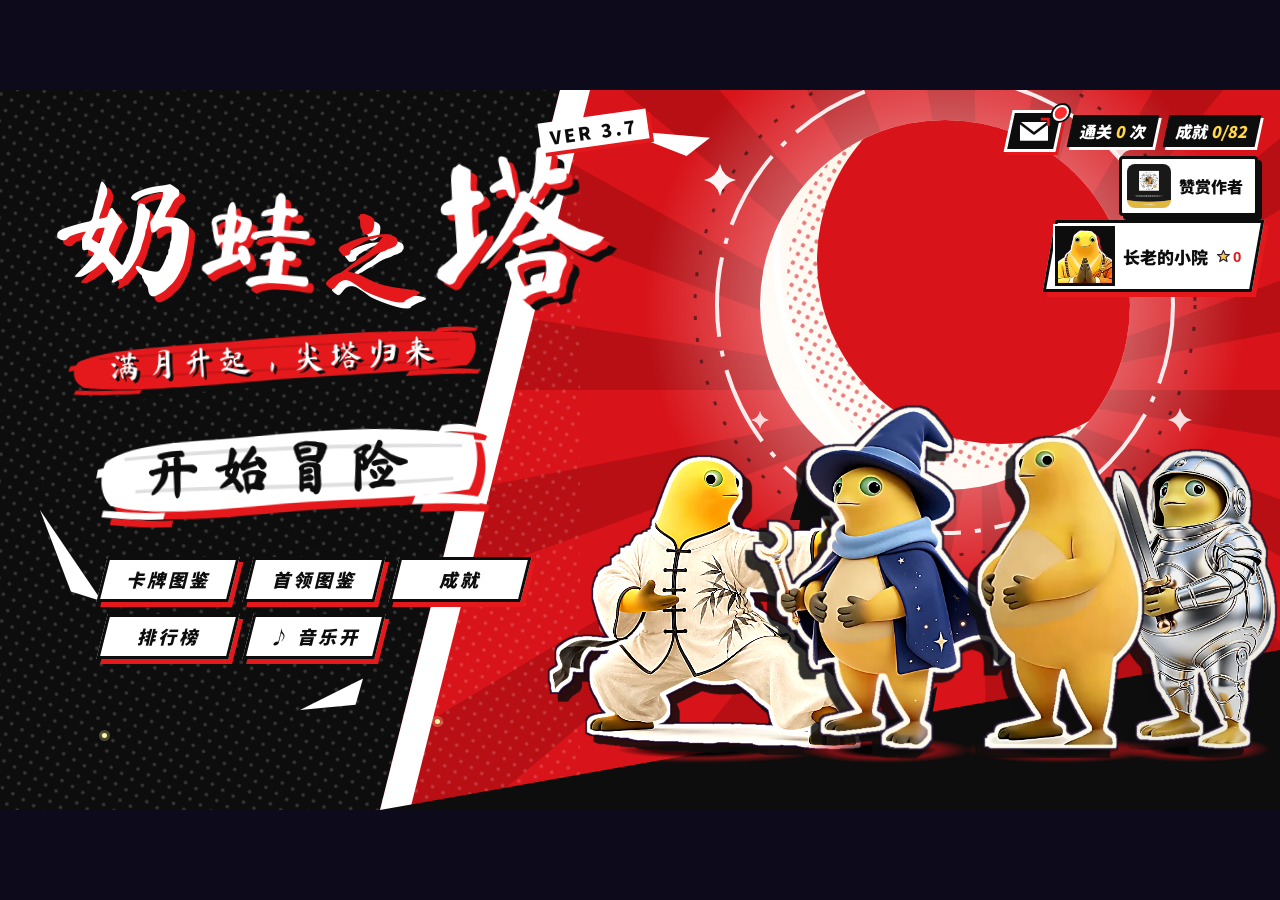
<file: tower/index.html>
<!doctype html>
<html lang="zh-CN">
<head>
<meta charset="utf-8">
<meta name="viewport" content="width=device-width,initial-scale=1,maximum-scale=1,user-scalable=no,viewport-fit=cover">
<meta name="screen-orientation" content="landscape">
<meta name="x5-orientation" content="landscape">
<meta name="theme-color" content="#140f2a">
<title>奶蛙之塔</title>
<link rel="stylesheet" href="font.css?v=3.7">
<link rel="stylesheet" href="font2.css?v=3.7">
<link rel="stylesheet" href="font3.css?v=3.7">
<link rel="stylesheet" href="style.css?v=3.7">
</head>
<body>
<div id="stage">
  <div id="bg"></div>
  <section id="title" class="scr"></section>
  <section id="heroSel" class="scr"></section>
  <section id="map" class="scr"><div id="mapWrap"><svg id="mapSvg" width="1280" height="720"></svg><div id="mapNodes"></div></div><div id="mapTip"></div></section>
  <section id="battle" class="scr">
    <div id="wxfx"></div><div id="arena"><div id="player"></div><div id="enemies"></div></div>
    <div id="hand"></div>
    <div id="energy"></div><div id="energyLbl">奶力</div>
    <button id="drawPile" class="pile"><span class="back"></span><b>0</b><i>抽牌堆</i></button>
    <button id="discPile" class="pile"><span class="back"></span><b>0</b><i>弃牌堆</i></button>
    <button id="exhPile" class="pile sm"><span class="back"></span><b>0</b><i>消耗</i></button>
    <button id="endBtn">结束回合</button>
    <div id="pool"></div><div id="skyBar"></div>
    <div id="hint"></div>
    <div id="turnBan"></div>
  </section>
  <section id="reward" class="scr"></section>
  <section id="shop" class="scr"></section>
  <section id="rest" class="scr"></section>
  <section id="event" class="scr"></section>
  <section id="ending" class="scr"></section>
  <div id="top"></div>
  <div id="ov"></div>
  <div id="talk"></div>
  <div id="fx"></div>
  <div id="toast"></div>
</div>
<div id="rotTip">横过来玩更舒服哦 ↻</div>
<script src="img0.js?v=3.7"></script><script src="img1.js?v=3.7"></script><script src="img2.js?v=3.7"></script><script src="img3.js?v=3.7"></script><script src="img4.js?v=3.7"></script><script src="img5.js?v=3.7"></script><script src="img6.js?v=3.7"></script><script src="img7.js?v=3.7"></script><script src="img8.js?v=3.7"></script><script src="img9.js?v=3.7"></script><script src="img10.js?v=3.7"></script>
<script src="music.js?v=3.7"></script>
<script src="sx.js?v=3.7"></script>
<script src="ui.js?v=3.7"></script>
<script src="data.js?v=3.7"></script>
<script src="lines.js?v=3.7"></script>
<script src="toy.js?v=3.7"></script>
<script src="game.js?v=3.7"></script>
</body>
</html>
</file>
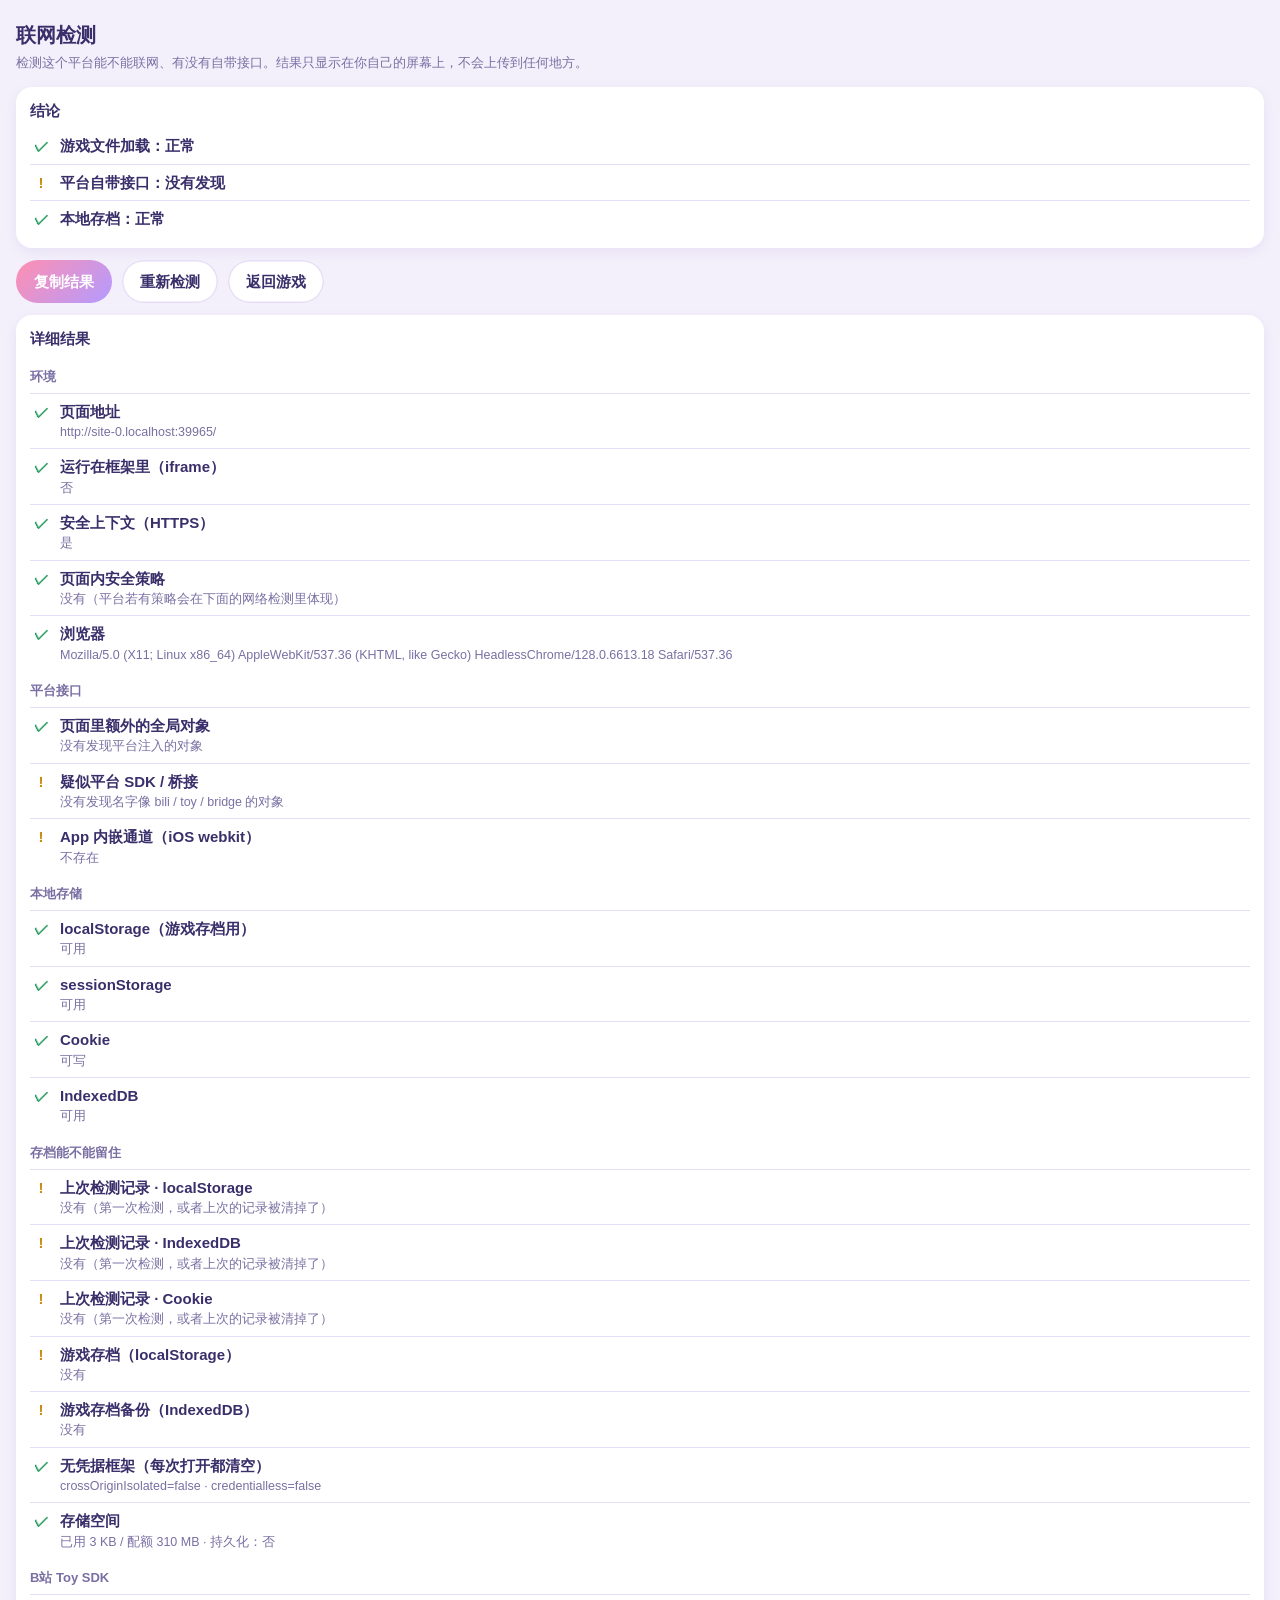
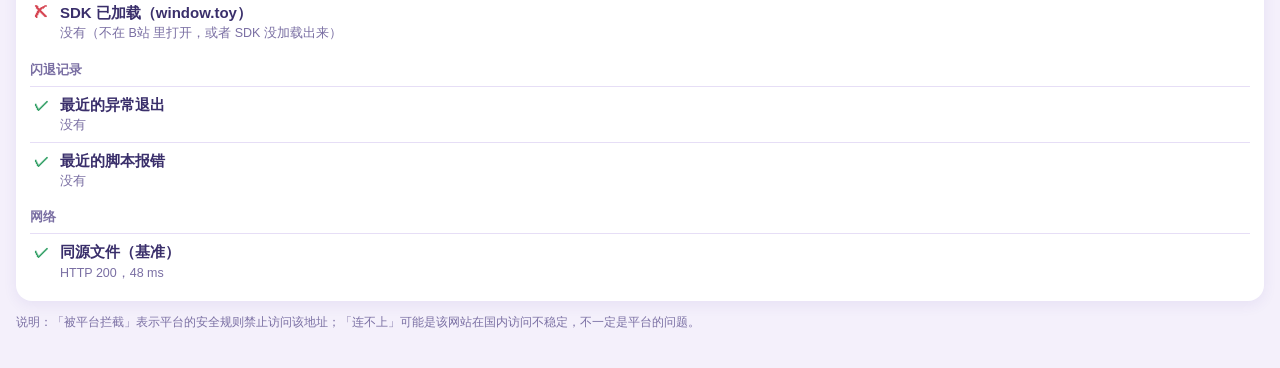
<file: nettest.html>
<!doctype html>
<html lang="zh-CN">
<head>
<meta charset="utf-8">
<meta name="viewport" content="width=device-width,initial-scale=1,viewport-fit=cover">
<title>抓奶蛙 · 联网检测</title>
<style>
  :root{--bg:#f4f0fb;--card:#fff;--ink:#3a2f6b;--sub:#7a6fa3;--ok:#2f9e63;--bad:#d64552;--warn:#c98a12;--line:#e6def6}
  *{box-sizing:border-box}
  body{margin:0;background:var(--bg);color:var(--ink);font:15px/1.55 -apple-system,"PingFang SC","Microsoft YaHei",sans-serif;padding:16px 16px calc(24px + env(safe-area-inset-bottom,0px))}
  h1{font-size:20px;margin:4px 0 2px}
  .sub{color:var(--sub);font-size:13px;margin:0 0 14px}
  .card{background:var(--card);border-radius:16px;padding:12px 14px;margin:0 0 12px;box-shadow:0 4px 14px rgba(80,50,160,.08)}
  .card h2{font-size:15px;margin:0 0 6px}
  .row{display:flex;gap:8px;align-items:flex-start;padding:6px 0;border-top:1px solid var(--line)}
  .row:first-of-type{border-top:0}
  .ic{flex:0 0 22px;text-align:center;font-weight:800}
  .ic.ok{color:var(--ok)}.ic.bad{color:var(--bad)}.ic.warn{color:var(--warn)}.ic.run{color:var(--sub)}
  .t{flex:1;min-width:0}
  .t b{display:block;font-weight:600}
  .t small{display:block;color:var(--sub);word-break:break-all}
  .sum .row b{font-size:15px}
  .btns{display:flex;gap:10px;flex-wrap:wrap;margin:6px 0 12px}
  button,a.btn{border:0;border-radius:999px;padding:10px 18px;font:inherit;font-weight:600;color:#fff;background:linear-gradient(135deg,#ff8fb1,#b39bff);text-decoration:none;cursor:pointer}
  button.ghost,a.ghost{background:#fff;color:var(--ink);box-shadow:inset 0 0 0 1.5px var(--line)}
  textarea{width:100%;height:160px;border-radius:12px;border:1.5px solid var(--line);padding:10px;font:12px/1.45 ui-monospace,Menlo,monospace;color:var(--ink);background:#fbf9ff}
  .note{font-size:12px;color:var(--sub)}
</style>
</head>
<body>
<h1>联网检测</h1>
<p class="sub">检测这个平台能不能联网、有没有自带接口。结果只显示在你自己的屏幕上，不会上传到任何地方。</p>

<div class="card sum"><h2>结论</h2><div id="sum"><div class="row"><span class="ic run">…</span><span class="t"><b>正在检测，大约 10 秒</b></span></div></div></div>
<div class="btns">
  <button type="button" id="copy">复制结果</button>
  <button type="button" class="ghost" id="again">重新检测</button>
  <a class="btn ghost" href="index.html" onclick="try{if(window.frameElement&&window.frameElement.id==='ntFrame'){parent.closeNT();return false}}catch(e){}">返回游戏</a>
</div>
<textarea id="out" readonly hidden></textarea>
<div class="card"><h2>详细结果</h2><div id="list"></div></div>
<p class="note">说明：「被平台拦截」表示平台的安全规则禁止访问该地址；「连不上」可能是该网站在国内访问不稳定，不一定是平台的问题。</p>

<script>
(function(){
  var TIMEOUT=7000, results=[], csp=[];var W=window,EMB=false;try{if(window.frameElement&&window.frameElement.id==='ntFrame'){W=window.parent;EMB=true}}catch(e){}
  document.addEventListener('securitypolicyviolation',function(e){csp.push((e.violatedDirective||e.effectiveDirective||'?')+' → '+(e.blockedURI||'?'))});
  function el(id){return document.getElementById(id)}
  function add(group,name,state,detail){results.push({group:group,name:name,state:state,detail:detail||''});render()}
  function icon(s){return s==='ok'?'✓':s==='bad'?'✗':s==='warn'?'!':'…'}
  function render(){
    var html='',g='';
    results.forEach(function(r){
      if(r.group!==g){g=r.group;html+='<div class="row" style="border-top:0;padding-top:10px"><span class="t"><b style="color:#7a6fa3;font-size:13px">'+g+'</b></span></div>'}
      html+='<div class="row"><span class="ic '+r.state+'">'+icon(r.state)+'</span><span class="t"><b>'+esc(r.name)+'</b>'+(r.detail?'<small>'+esc(r.detail)+'</small>':'')+'</span></div>'});
    el('list').innerHTML=html;
  }
  function esc(s){return String(s).replace(/[&<>"]/g,function(c){return{'&':'&amp;','<':'&lt;','>':'&gt;','"':'&quot;'}[c]})}
  function withTimeout(p){return Promise.race([p,new Promise(function(_,rej){setTimeout(function(){rej(new Error('超时'))},TIMEOUT)})])}
  function cspHit(url){var h=url.replace(/^https?:\/\//,'').split('/')[0];return csp.filter(function(c){return c.indexOf(h)>=0})}
  function origin(u){try{return new URL(u).origin}catch(e){return u?'(不可读)':'(空)'}}

  // ---------- 1. environment ----------
  function envTests(){
    var inFrame=false;try{inFrame=W.top!==W}catch(e){inFrame=true}
    add('环境','页面地址',  'ok', W.location.origin+W.location.pathname.replace(/[^/]*$/,'')+(EMB?'（游戏内打开）':''));
    add('环境','运行在框架里（iframe）', inFrame?'warn':'ok', inFrame?'是。来源页面：'+origin(W.document.referrer)+(W.location.ancestorOrigins&&W.location.ancestorOrigins.length?' · 上层：'+Array.prototype.join.call(W.location.ancestorOrigins,' > '):''):'否');
    add('环境','安全上下文（HTTPS）', window.isSecureContext?'ok':'warn', window.isSecureContext?'是':'否');
    var metaCsp=W.document.querySelector('meta[http-equiv="Content-Security-Policy"]');
    add('环境','页面内安全策略', metaCsp?'warn':'ok', metaCsp?metaCsp.content:'没有（平台若有策略会在下面的网络检测里体现）');
    add('环境','浏览器', 'ok', navigator.userAgent.replace(/\s+/g,' ').slice(0,180));
  }
  // ---------- 2. platform-injected objects ----------
  function platformTests(){
    var base={};
    try{var f=document.createElement('iframe');f.style.display='none';document.body.appendChild(f);Object.getOwnPropertyNames(f.contentWindow).forEach(function(k){base[k]=1});f.remove()}catch(e){}
    var mine={TIMEOUT:1,results:1,csp:1};
    var extra=(W.__g0||Object.getOwnPropertyNames(window)).filter(function(k){return !base[k]&&!mine[k]&&!/^on/.test(k)});
    var hint=extra.filter(function(k){return /bili|toy|bridge|jsb|native|sdk|app|hybrid|wx|tt|qq/i.test(k)});
    add('平台接口','页面里额外的全局对象', extra.length?'warn':'ok', extra.length?extra.slice(0,40).join(', '):'没有发现平台注入的对象');
    add('平台接口','疑似平台 SDK / 桥接', hint.length?'ok':'warn', hint.length?hint.join(', '):'没有发现名字像 bili / toy / bridge 的对象');
    var wk=!!(W.webkit&&W.webkit.messageHandlers);
    add('平台接口','App 内嵌通道（iOS webkit）', wk?'ok':'warn', wk?'存在（说明运行在 App 内的网页容器里）':'不存在');
  }
  // ---------- 3. storage ----------
  function storageTests(){
    try{localStorage.setItem('__nt','1');var v=localStorage.getItem('__nt');localStorage.removeItem('__nt');add('本地存储','localStorage（游戏存档用）',v==='1'?'ok':'bad',v==='1'?'可用':'读写不一致')}catch(e){add('本地存储','localStorage（游戏存档用）','bad','不可用：'+e.message)}
    try{sessionStorage.setItem('__nt','1');sessionStorage.removeItem('__nt');add('本地存储','sessionStorage','ok','可用')}catch(e){add('本地存储','sessionStorage','bad',e.message)}
    try{document.cookie='__nt=1;path=/;SameSite=None;Secure';var ck=document.cookie.indexOf('__nt=1')>=0;add('本地存储','Cookie',ck?'ok':'warn',ck?'可写':'写不进去（框架里常见，不影响游戏）')}catch(e){add('本地存储','Cookie','warn',e.message)}
    return new Promise(function(res){
      try{var r=indexedDB.open('__nt',1);r.onsuccess=function(){r.result.close();indexedDB.deleteDatabase('__nt');add('本地存储','IndexedDB','ok','可用');res()};r.onerror=function(){add('本地存储','IndexedDB','bad','打不开');res()};setTimeout(res,3000)}catch(e){add('本地存储','IndexedDB','bad',e.message);res()}
    });
  }
  // ---------- 3b. does storage survive between opens? ----------
  function fmt(t){if(!t)return '没有（第一次检测，或者上次的记录被清掉了）';var d=new Date(+t);return d.getMonth()+1+'/'+d.getDate()+' '+('0'+d.getHours()).slice(-2)+':'+('0'+d.getMinutes()).slice(-2)+'（'+Math.round((Date.now()-t)/60000)+' 分钟前）'}
  function idbGet(name,store,key){return new Promise(function(res){try{var r=indexedDB.open(name,1);r.onupgradeneeded=function(){r.result.createObjectStore(store)};r.onsuccess=function(){var db=r.result;try{var q=db.transaction(store,'readonly').objectStore(store).get(key);q.onsuccess=function(){db.close();res(q.result)};q.onerror=function(){db.close();res(null)}}catch(e){db.close();res(null)}};r.onerror=function(){res(null)};setTimeout(function(){res(null)},2500)}catch(e){res(null)}})}
  function idbPut(name,store,key,val){return new Promise(function(res){try{var r=indexedDB.open(name,1);r.onupgradeneeded=function(){r.result.createObjectStore(store)};r.onsuccess=function(){var db=r.result;try{var tx=db.transaction(store,'readwrite');tx.objectStore(store).put(val,key);tx.oncomplete=tx.onerror=function(){db.close();res()}}catch(e){db.close();res()}};r.onerror=function(){res()};setTimeout(res,2500)}catch(e){res()}})}
  function persistTests(){
    var G='存档能不能留住';var now=Date.now(),ls=null,ck=null;
    try{ls=localStorage.getItem('__nt_seen')}catch(e){}
    try{var m=/(?:^|;\s*)__nt_seen=(\d+)/.exec(document.cookie);ck=m&&m[1]}catch(e){}
    return idbGet('__nt_keep','kv','seen').then(function(idb){
      add(G,'上次检测记录 · localStorage',ls?'ok':'warn',fmt(ls));
      add(G,'上次检测记录 · IndexedDB',idb?'ok':'warn',fmt(idb));
      add(G,'上次检测记录 · Cookie',ck?'ok':'warn',fmt(ck));
      try{localStorage.setItem('__nt_seen',String(now))}catch(e){}
      try{document.cookie='__nt_seen='+now+';path=/;max-age=31536000;SameSite=None;Secure'}catch(e){}
      return idbPut('__nt_keep','kv','seen',now);
    }).then(function(){
      var st=null;try{st=localStorage.getItem('nw-stats')}catch(e){}
      add(G,'游戏存档（localStorage）',st?'ok':'warn',st?'有：'+st.slice(0,80):'没有');
      return idbGet('nw-backup','kv','s');
    }).then(function(b){
      add(G,'游戏存档备份（IndexedDB）',b?'ok':'warn',b&&b.t?'有，备份时间 '+fmt(b.t):'没有');
      add(G,'无凭据框架（每次打开都清空）',(function(){try{return W.credentialless===true}catch(e){return false}})()?'bad':'ok','crossOriginIsolated='+!!W.crossOriginIsolated+(function(){try{return ' · credentialless='+(W.credentialless===true)}catch(e){return ''}})());
      var p=navigator.storage&&navigator.storage.persisted?navigator.storage.persisted():Promise.resolve(null);
      var q=navigator.storage&&navigator.storage.estimate?navigator.storage.estimate():Promise.resolve(null);
      return Promise.all([p.catch(function(){return null}),q.catch(function(){return null})]).then(function(r){
        add(G,'存储空间',r[1]?'ok':'warn',r[1]?'已用 '+Math.round((r[1].usage||0)/1024)+' KB / 配额 '+Math.round((r[1].quota||0)/1048576)+' MB · 持久化：'+(r[0]===true?'是':r[0]===false?'否':'未知'):'读不到');
      });
    });
  }
  function sdkTests(){
    var G='B站 Toy SDK',T=W.toy;
    add(G,'SDK 已加载（window.toy）',T?'ok':'bad',T?'是':'没有（不在 B站 里打开，或者 SDK 没加载出来）');
    if(!T||!T.getCloudStorage)return Promise.resolve();
    try{if(W.CS)add(G,'游戏里的云存档状态',W.CS.st==='on'?'ok':'warn',W.CS.st+(W.CS.lastUp?' · 上次同步 '+fmt(W.CS.lastUp):''))}catch(e){}
    return withTimeout(T.getCloudStorage(['sv_m'])).then(function(r){add(G,'读取云存档',r&&r.sv_m?'ok':'warn',r&&r.sv_m?'云端有存档：'+String(r.sv_m).slice(0,80):'能读，但云端还没有存档')},function(e){add(G,'读取云存档','bad','失败：'+((e&&(e.message||e.type))||e)+'（多半是没登录 B站）')}).then(function(){
      return withTimeout(T.getRankList({board:1,period:'day',limit:3})).then(function(l){add(G,'读取全服排行（牧场今日）','ok','前 '+(l||[]).length+' 名')},function(e){add(G,'读取全服排行（牧场今日）','bad','失败：'+((e&&(e.message||e.type))||e))})});
  }
  function crashTests(){
    var G='闪退记录',cl=[],el=[];try{cl=JSON.parse(localStorage.getItem('nw-crashlog')||'[]')}catch(e){}try{el=JSON.parse(localStorage.getItem('nw-errlog')||'[]')}catch(e){}
    var tm=function(t){var d=new Date(t);return (d.getMonth()+1)+'/'+d.getDate()+' '+('0'+d.getHours()).slice(-2)+':'+('0'+d.getMinutes()).slice(-2)};
    var SN={home:'主页',story:'关卡选择',dex:'图鉴',rank:'排行榜',achs:'成就',shopS:'商店'};
    if(!cl.length)add(G,'最近的异常退出','ok','没有');
    cl.slice(-6).forEach(function(c){add(G,tm(c.at||c.t),'warn',c.gl?'3D 画面丢失，已自动重新加载（'+(SN[c.s]||c.s||'?')+'）':'上次没有正常退出：'+(SN[c.s]||c.s||'?')+(c.p?' · 正在第 '+c.l+' 关里，玩了 '+c.e+' 秒 · 锅里 '+c.n+' 个':'')+(c.m?' · 内存 '+c.m+'MB':'')+(c.h?' · 当时在后台':''))});
    if(!el.length)add(G,'最近的脚本报错','ok','没有');
    el.slice(-6).forEach(function(e){add(G,'报错 '+tm(e.t),'warn',e.m+(e.f?' @'+e.f+':'+e.l:''))});
    return Promise.resolve();
  }
  // ---------- 4. network ----------
  function fetchTest(group,name,url,opt,check){
    var t0=Date.now();
    return withTimeout(fetch(url,opt||{})).then(function(r){
      var ms=Date.now()-t0;
      if(opt&&opt.mode==='no-cors'){add(group,name,'ok','能连上（'+ms+' ms）');return}
      return (check?check(r):Promise.resolve(r.ok?'':'HTTP '+r.status)).then(function(extra){add(group,name,r.ok?'ok':'warn','HTTP '+r.status+'，'+ms+' ms'+(extra?' · '+extra:''))});
    }).catch(function(e){
      setTimeout(function(){var h=cspHit(url);add(group,name,'bad',h.length?'被平台拦截：'+h[0]:'连不上：'+(e&&e.message||e))},150);
      return new Promise(function(r){setTimeout(r,200)});
    });
  }
  function run(){
    results=[];csp=[];el('out').hidden=true;render();
    el('sum').innerHTML='<div class="row"><span class="ic run">…</span><span class="t"><b>正在检测，大约 10 秒</b></span></div>';
    envTests();platformTests();
    storageTests().then(persistTests).then(sdkTests).then(crashTests).then(function(){
      var json={method:'POST',headers:{'Content-Type':'application/json'},body:JSON.stringify({game:'naiwa',test:1})};
      return Promise.all([
        fetchTest('网络','同源文件（基准）','nettest.html?'+Date.now())
      ]);
    }).then(function(){setTimeout(summary,300)});
  }
  function pick(group,re){return results.filter(function(r){return r.group===group&&(!re||re.test(r.name))})}
  function summary(){
    var any=function(L){return L.some(function(r){return r.state==='ok'})},blocked=function(L){return L.some(function(r){return /被平台拦截/.test(r.detail)})};
    var get=pick('外部网络',/读取/),post=pick('外部网络',/POST/),ws=pick('外部网络',/WebSocket/),tc=pick('腾讯云'),bl=pick('B 站身份'),sdk=pick('平台接口',/SDK/),ls=pick('本地存储',/localStorage/);
    var line=function(ok,txt,why){return '<div class="row"><span class="ic '+(ok===true?'ok':ok===false?'bad':'warn')+'">'+icon(ok===true?'ok':ok===false?'bad':'warn')+'</span><span class="t"><b>'+txt+'</b>'+(why?'<small>'+why+'</small>':'')+'</span></div>'};
    var S=[
      line(any(pick('网络')),'游戏文件加载：'+(any(pick('网络'))?'正常':'异常')),
      line(any(sdk)?true:null,'平台自带接口：'+(any(sdk)?'发现疑似 SDK':'没有发现'),any(sdk)?sdk[0].detail:''),
      line(any(ls),'本地存档：'+(any(ls)?'正常':'异常'))
    ];
    if(csp.length)S.push(line(false,'平台拦截记录 '+csp.length+' 条',csp.slice(0,6).join('；')));
    el('sum').innerHTML=S.join('');
    var txt='【抓奶蛙自检】'+new Date().toLocaleString()+'\n'+results.map(function(r){return '['+icon(r.state)+'] '+r.group+' / '+r.name+(r.detail?'：'+r.detail:'')}).join('\n')+(csp.length?'\n拦截记录：\n'+csp.join('\n'):'');
    el('out').value=txt;
  }
  el('copy').onclick=function(){
    var t=el('out').value||'检测还没完成';
    var ok=function(){el('copy').textContent='已复制';setTimeout(function(){el('copy').textContent='复制结果'},1500)};
    var fallback=function(){el('out').hidden=false;el('out').focus();el('out').select();try{if(document.execCommand('copy'))return ok()}catch(e){}el('copy').textContent='请长按下方文字复制'};
    if(navigator.clipboard&&navigator.clipboard.writeText)navigator.clipboard.writeText(t).then(ok,fallback);else fallback();
  };
  el('again').onclick=run;
  run();
})();
</script>
</body>
</html>
</file>
<file: tower/font.css>
@font-face{font-family:'ZCOOL KuaiLe';font-style:normal;font-weight:400;font-display:swap;src:url([data-uri]) format('woff2');unicode-range:U+41,U+42,U+43,U+549A,U+54C6,U+54D7,U+5618,U+6055,U+6756,U+76CF,U+76D4,U+77AA,U+7977,U+7ECA,U+7F81,U+8038,U+82D4,U+8715,U+8DBE,U+91C9,U+97A0}
@font-face{font-family:'ZCOOL KuaiLe';font-style:normal;font-weight:400;font-display:swap;src:url([data-uri]) format('woff2');unicode-range:U+5495,U+55D3,U+55DC,U+55FD,U+560E,U+565C,U+566C,U+5B75,U+62C7,U+6320,U+6342,U+6512,U+65F1,U+68D8,U+6D85,U+6E32,U+6F88,U+8759,U+8760,U+8E66,U+8E6D,U+8EAF,U+96CF}
@font-face{font-family:'ZCOOL KuaiLe';font-style:normal;font-weight:400;font-display:swap;src:url([data-uri]) format('woff2');unicode-range:U+5288,U+52FA,U+5384,U+543C,U+5578,U+561F,U+625B,U+62E2,U+6E85,U+7792,U+86AA,U+8749,U+874C,U+8D9F,U+8E44,U+9525,U+9CDE}
@font-face{font-family:'ZCOOL KuaiLe';font-style:normal;font-weight:400;font-display:swap;src:url([data-uri]) format('woff2');unicode-range:U+60,U+4EC6,U+515C,U+51A5,U+53EE,U+54CE,U+54FC,U+563F,U+5792,U+5815,U+5C4E,U+6328,U+638F,U+63C9,U+6869,U+7076,U+7194,U+77EE,U+7BF7,U+8E72,U+94F2,U+9B44,U+9ECF}
@font-face{font-family:'ZCOOL KuaiLe';font-style:normal;font-weight:400;font-display:swap;src:url([data-uri]) format('woff2');unicode-range:U+4ED1,U+4ED7,U+4F51,U+5492,U+54AF,U+54B3,U+54D1,U+54DF,U+5598,U+5632,U+5C61,U+635E,U+6643,U+68CD,U+6CB8,U+7115,U+722A,U+76EF,U+778E,U+7948,U+7985,U+7F00,U+819D,U+8214,U+86D9,U+8BBD,U+8C0E,U+8D50,U+978D}
@font-face{font-family:'ZCOOL KuaiLe';font-style:normal;font-weight:400;font-display:swap;src:url([data-uri]) format('woff2');unicode-range:U+5E,U+4E56,U+51F9,U+5203,U+529D,U+5435,U+54C7,U+556A,U+55EF,U+5BDE,U+5DEB,U+5F26,U+614C,U+6233,U+6254,U+62E6,U+6323,U+632A,U+633D,U+6361,U+6405,U+6B47,U+6B6A,U+6D51,U+6E0A,U+6E9C,U+6F6D,U+7130,U+71AC,U+7529,U+7538,U+75D2,U+7AD6,U+7CA5,U+8346,U+8A93,U+8D81,U+8E22,U+8E81,U+9524,U+9540,U+9600,U+9640,U+9976,U+997F}
@font-face{font-family:'ZCOOL KuaiLe';font-style:normal;font-weight:400;font-display:swap;src:url([data-uri]) format('woff2');unicode-range:U+B0,U+4E1B,U+50F5,U+51D1,U+522E,U+5319,U+5320,U+541E,U+54D2,U+5858,U+58F6,U+5B99,U+5D4C,U+5DE2,U+6241,U+6296,U+62BC,U+6380,U+644A,U+6454,U+6572,U+65A9,U+660F,U+6795,U+6CFC,U+6EA2,U+6FA1,U+707F,U+70EB,U+714E,U+7235,U+77DB,U+780D,U+7838,U+796D,U+7B3C,U+7F20,U+7FC5,U+7FD8,U+8155,U+8180,U+84C4,U+88F9,U+8EB2,U+9493,U+94A5,U+95F7,U+9706,U+9709,U+9774,U+9E64}
@font-face{font-family:'ZCOOL KuaiLe';font-style:normal;font-weight:400;font-display:swap;src:url([data-uri]) format('woff2');unicode-range:U+4EC7,U+5339,U+535C,U+53F9,U+5475,U+54AA,U+54AC,U+5582,U+5BC2,U+5F25,U+6028,U+6068,U+6247,U+626D,U+62AC,U+6324,U+6367,U+6495,U+64A4,U+6674,U+679A,U+6876,U+6A59,U+6B20,U+6D8C,U+6E14,U+6F06,U+716E,U+75AB,U+7897,U+7EE3,U+7EF3,U+7F50,U+809D,U+81C2,U+8D2A,U+8EBA,U+8F70,U+9017,U+95EF,U+FF5C}
@font-face{font-family:'ZCOOL KuaiLe';font-style:normal;font-weight:400;font-display:swap;src:url([data-uri]) format('woff2');unicode-range:U+24,U+507F,U+50AC,U+51BB,U+51F6,U+53E0,U+543B,U+5524,U+558A,U+55B5,U+561B,U+5782,U+5CB3,U+5DFE,U+5ECA,U+5F2F,U+609F,U+60F9,U+6148,U+61D2,U+6251,U+62AB,U+62E8,U+62F3,U+6321,U+659C,U+6655,U+6670,U+6C6A,U+6CF3,U+70E4,U+722C,U+72B9,U+75D5,U+76FE,U+7720,U+77E2,U+7802,U+7A00,U+7A9D,U+7C98,U+7CCA,U+7F1D,U+7F69,U+806A,U+809A,U+80BF,U+820C,U+82AF,U+84B8,U+8679,U+86C7,U+8C6B,U+8D4B,U+8D4C,U+8E29,U+8F74,U+8FB0,U+94AE,U+94C3,U+9508,U+971C,U+98D8,U+9971,U+9F7F}
@font-face{font-family:'ZCOOL KuaiLe';font-style:normal;font-weight:400;font-display:swap;src:url([data-uri]) format('woff2');unicode-range:U+4E22,U+4F0D,U+4F0F,U+51DD,U+51F0,U+5269,U+5366,U+5389,U+5440,U+5446,U+5751,U+57AB,U+5806,U+5821,U+58F3,U+5938,U+5A03,U+5ACC,U+5BB4,U+5E3D,U+5E7D,U+5F92,U+5FFD,U+6212,U+63F4,U+642C,U+6478,U+6491,U+6492,U+64E6,U+6591,U+6735,U+6746,U+68AF,U+6B3A,U+6C57,U+6CE5,U+6EF4,U+71D5,U+74F7,U+75BC,U+7A77,U+7B79,U+7CAE,U+7F5A,U+80D6,U+810F,U+8179,U+841D,U+8896,U+8D54,U+8DC3,U+8DF5,U+8E0F,U+8F88,U+8FEB,U+90BB,U+96D5,U+9897,U+997C,U+9A70,U+9E23,U+9F3B}
@font-face{font-family:'ZCOOL KuaiLe';font-style:normal;font-weight:400;font-display:swap;src:url([data-uri]) format('woff2');unicode-range:U+300C,U+300D,U+4E58,U+4F2F,U+4F38,U+5141,U+52B2,U+5439,U+54ED,U+5761,U+58EE,U+594F,U+5954,U+5B64,U+5C18,U+5C1D,U+5CA9,U+5F04,U+5FA1,U+6012,U+60B2,U+60EF,U+6270,U+6276,U+62DC,U+632F,U+633A,U+6355,U+6447,U+649E,U+654C,U+65C1,U+65CB,U+67DC,U+6846,U+6B8B,U+6BEB,U+6CDB,U+6D74,U+6D82,U+6DA8,U+6EDA,U+706D,U+708E,U+70AE,U+70BC,U+70E6,U+7237,U+7238,U+72FC,U+731B,U+73BB,U+7483,U+74F6,U+7626,U+775B,U+788E,U+78B0,U+7AF9,U+7BEE,U+7EB1,U+7ED5,U+7FBD,U+8017,U+80A9,U+80C6,U+8170,U+820D,U+8377,U+88C2,U+88D9,U+8986,U+8D56,U+8D60,U+9003,U+90CE,U+94BB,U+9505,U+95F9,U+966A,U+96FE,U+9A91,U+9F20}
@font-face{font-family:'ZCOOL KuaiLe';font-style:normal;font-weight:400;font-display:swap;src:url([data-uri]) format('woff2');unicode-range:U+4E4C,U+4E88,U+4ED3,U+4ED4,U+4EFF,U+500D,U+5076,U+5077,U+517D,U+5192,U+51C9,U+5238,U+5251,U+526A,U+52C7,U+53EC,U+5410,U+559D,U+55B7,U+5634,U+585E,U+586B,U+5BD2,U+5C16,U+5E45,U+5F03,U+5F1F,U+5F31,U+5FBD,U+5FC6,U+5FD9,U+6052,U+6062,U+60D1,U+622A,U+6234,U+6269,U+6325,U+643A,U+6446,U+6562,U+656C,U+65FA,U+6652,U+6668,U+6676,U+66FF,U+67AA,U+68D2,U+695A,U+6A2A,U+6B8A,U+6C60,U+6C64,U+6CC9,U+6CE1,U+6CFD,U+6D1E,U+6D6E,U+6E7F,U+6F5C,U+704C,U+7070,U+7089,U+70B8,U+718A,U+71C3,U+73CD,U+75BE,U+78E8,U+795D,U+7C4D,U+7D2F,U+7EE9,U+7F13,U+8000,U+8010,U+80AF,U+8212,U+8584,U+888B,U+88E4,U+8BF1,U+8D5A,U+8D76,U+8DE8,U+8FC5,U+904D,U+9274,U+950B,U+95EA,U+9636,U+978B,U+987F,U+9E1F,U+9F13,U+FF5E}
@font-face{font-family:'ZCOOL KuaiLe';font-style:normal;font-weight:400;font-display:swap;src:url([data-uri]) format('woff2');unicode-range:U+23,U+3D,U+4E39,U+4F5B,U+501F,U+5175,U+51A0,U+51C0,U+51E4,U+5200,U+5224,U+523A,U+52AA,U+52B1,U+5348,U+5360,U+5377,U+539A,U+547C,U+54E6,U+5531,U+56F0,U+574F,U+5854,U+5899,U+58C1,U+5939,U+5976,U+5A18,U+5B87,U+5B97,U+5BBD,U+5BBE,U+5C0A,U+5E2D,U+6015,U+602A,U+6069,U+6162,U+61C2,U+6293,U+62B1,U+62BD,U+62FC,U+6302,U+635F,U+638C,U+63ED,U+6458,U+6563,U+6620,U+6653,U+6696,U+6697,U+675F,U+676F,U+67D0,U+67D3,U+684C,U+6865,U+6B23,U+6C89,U+6ED1,U+6F02,U+70C8,U+70DF,U+70E7,U+7126,U+7236,U+7259,U+731C,U+751A,U+751C,U+7532,U+75DB,U+7761,U+7A0D,U+7CD6,U+7D2B,U+7EB9,U+7F18,U+7F29,U+8033,U+804A,U+80E1,U+817F,U+82E6,U+8336,U+864E,U+865A,U+88AD,U+89E6,U+8BD7,U+8BFA,U+8C37,U+8D25,U+9012,U+9177,U+91CA,U+94FA,U+9501,U+9635,U+9694,U+9707,U+9738,U+9AA8,U+9B3C,U+9ED8}
@font-face{font-family:'ZCOOL KuaiLe';font-style:normal;font-weight:400;font-display:swap;src:url([data-uri]) format('woff2');unicode-range:U+26,U+3C,U+3E,U+D7,U+4E4E,U+4E71,U+5012,U+51AC,U+51B0,U+51B2,U+51B7,U+521A,U+523B,U+526F,U+53E5,U+53EB,U+53F3,U+53F6,U+5438,U+54C8,U+54E5,U+552F,U+5706,U+5723,U+5750,U+575A,U+5988,U+59B9,U+59D0,U+5B88,U+5B9C,U+5C01,U+5C04,U+5C3E,U+5C4B,U+5C4F,U+5DE6,U+5DE8,U+5E01,U+5E78,U+5F39,U+5FD8,U+6000,U+6025,U+6076,U+613F,U+6258,U+6263,U+6267,U+6298,U+62A2,U+62E5,U+6311,U+6377,U+6389,U+63A2,U+63D2,U+654F,U+6551,U+6597,U+65CF,U+65D7,U+65E7,U+6682,U+671D,U+672B,U+6740,U+6751,U+6863,U+6982,U+6BD2,U+6D17,U+6DFB,U+6F6E,U+706F,U+719F,U+72AF,U+72D7,U+732B,U+732E,U+73E0,U+7530,U+76D6,U+786C,U+79D2,U+7A33,U+7ADF,U+7B26,U+7E41,U+7EC3,U+7F3A,U+8089,U+80DC,U+811A,U+8131,U+8138,U+821E,U+8349,U+83DC,U+86CB,U+8BA8,U+8BAD,U+8BEF,U+8BFE,U+8D1D,U+8D4F,U+8D62,U+8DD1,U+8DF3,U+8F6E,U+8FF9,U+900F,U+9057,U+9192,U+91CE,U+9488,U+9547,U+955C,U+964D,U+96C5,U+96E8,U+96F6,U+96F7,U+9732,U+9759,U+9760,U+987A,U+989C,U+9910,U+996D,U+996E,U+9B54,U+9E21,U+9EBB,U+9F50}
@font-face{font-family:'ZCOOL KuaiLe';font-style:normal;font-weight:400;font-display:swap;src:url([data-uri]) format('woff2');unicode-range:U+2026,U+4E03,U+4E25,U+4E34,U+4E45,U+4E5D,U+4EAE,U+4F11,U+4F19,U+4F24,U+4F34,U+4F59,U+5047,U+505C,U+5170,U+51CF,U+5267,U+5356,U+5374,U+5382,U+538B,U+53E6,U+542F,U+5462,U+5473,U+554A,U+5566,U+5708,U+5757,U+57DF,U+5802,U+591C,U+591F,U+592B,U+5965,U+5979,U+5A5A,U+5B63,U+5B69,U+5BA1,U+5C42,U+5C81,U+5DE7,U+5DEE,U+5E0C,U+5E55,U+5E8F,U+5EA7,U+5F02,U+5F52,U+5FF5,U+60CA,U+60E0,U+62FF,U+653B,U+65BD,U+65E9,U+665A,U+66B4,U+66FE,U+6728,U+6742,U+677E,U+67B6,U+680F,U+68C0,U+699C,U+6B4C,U+6B7B,U+6BCD,U+6BDB,U+6C38,U+6CB3,U+6CB9,U+6CE2,U+6D3E,U+6FC0,U+7075,U+7206,U+725B,U+72C2,U+73ED,U+7591,U+7597,U+76AE,U+7834,U+7968,U+7A7F,U+7A81,U+7AE5,U+7B14,U+7C89,U+7D27,U+7EB8,U+7EE7,U+7F57,U+7FFB,U+805A,U+822C,U+8363,U+836F,U+84DD,U+8840,U+8863,U+8865,U+8B66,U+8BB2,U+8BDA,U+8C01,U+8D1F,U+8D35,U+8D5B,U+8D5E,U+8DDF,U+8F93,U+8FF7,U+8FFD,U+9000,U+9047,U+949F,U+94C1,U+94F6,U+9669,U+96EA,U+987E,U+989D,U+9C7C,U+9C9C}
@font-face{font-family:'ZCOOL KuaiLe';font-style:normal;font-weight:400;font-display:swap;src:url([data-uri]) format('woff2');unicode-range:U+25,U+4E14,U+4E60,U+4EFD,U+4F4F,U+4F8B,U+4FBF,U+5019,U+5145,U+514B,U+516B,U+516D,U+5174,U+517B,U+5199,U+519B,U+51B3,U+51B5,U+5207,U+5212,U+5219,U+521D,U+52BF,U+5343,U+5347,U+534A,U+536B,U+5370,U+53E4,U+53F2,U+5403,U+542C,U+547D,U+54CD,U+54EA,U+56F4,U+575B,U+589E,U+5931,U+5947,U+5956,U+5957,U+5B83,U+5BA4,U+5BB3,U+5BCC,U+5C14,U+5C40,U+5C45,U+5C5E,U+5DF4,U+5E72,U+5E95,U+5F80,U+5F85,U+601D,U+626B,U+627F,U+62C9,U+62CD,U+6309,U+63A7,U+6545,U+65AD,U+666E,U+670B,U+671B,U+677F,U+6781,U+6797,U+6839,U+697C,U+6B62,U+6BB5,U+6C7D,U+6C99,U+6D4B,U+6D6A,U+6E29,U+6EE1,U+6F14,U+72B6,U+72EC,U+7387,U+753B,U+76D8,U+7701,U+773C,U+77ED,U+77F3,U+7814,U+793C,U+79BB,U+79C1,U+79D8,U+79EF,U+79FB,U+7A76,U+7B11,U+7B54,U+7B97,U+7EAA,U+7EC8,U+7EDD,U+7EED,U+7FA4,U+8058,U+80CC,U+8111,U+817E,U+843D,U+89C9,U+89D2,U+8BC9,U+8BCD,U+8BE6,U+8C22,U+8C61,U+8D22,U+8D26,U+8D27,U+8D8A,U+8F6F,U+8F7B,U+8F83,U+8FB9,U+8FD4,U+8FDC,U+9002,U+94B1,U+9519,U+95ED,U+961F,U+9632,U+9633,U+963F,U+968F,U+9690,U+96BE,U+9876,U+9884,U+98DE,U+9999,U+9EC4,U+FF1B}
@font-face{font-family:'ZCOOL KuaiLe';font-style:normal;font-weight:400;font-display:swap;src:url([data-uri]) format('woff2');unicode-range:U+2B,U+3000,U+300A,U+300B,U+4E16,U+4E66,U+4E70,U+4E91,U+4E92,U+4E94,U+4E9B,U+4EC0,U+4ECA,U+4F17,U+4F18,U+4F46,U+4F4E,U+4F9B,U+4FEE,U+503C,U+50CF,U+513F,U+5148,U+518D,U+51C6,U+51E0,U+5217,U+529E,U+529F,U+5341,U+5361,U+53C2,U+53C8,U+53CC,U+53D7,U+53D8,U+53EA,U+5404,U+5411,U+5417,U+5427,U+5468,U+559C,U+5668,U+56E0,U+56E2,U+5740,U+58EB,U+5904,U+592A,U+59CB,U+5B58,U+5B9D,U+5BC6,U+5C71,U+5DF1,U+5E08,U+5E26,U+5E2E,U+5E93,U+5E97,U+5F15,U+5F20,U+5F3A,U+5F62,U+5F69,U+5F88,U+5FC5,U+600E,U+620F,U+6218,U+623F,U+627E,U+628A,U+62A4,U+62DB,U+62E9,U+6307,U+6362,U+636E,U+6539,U+6548,U+6574,U+6613,U+6625,U+663E,U+666F,U+672A,U+6A21,U+6B3E,U+6B65,U+6BCF,U+6DF1,U+706B,U+7167,U+724C,U+738B,U+73A9,U+73AF,U+7403,U+754C,U+7559,U+767D,U+7740,U+786E,U+795E,U+798F,U+79F0,U+7AEF,U+7B7E,U+7BB1,U+7EA2,U+7EA6,U+7EC4,U+7EC6,U+7ECD,U+81F3,U+827A,U+82F1,U+83B7,U+89C2,U+8BA9,U+8BB8,U+8BC6,U+8BD5,U+8BE5,U+8BED,U+8C03,U+8D23,U+8D34,U+8D70,U+8FCE,U+8FD1,U+8FDE,U+9001,U+901F,U+9020,U+90A3,U+914D,U+94FE,U+952E,U+9662,U+9664,U+9700,U+9752,U+975E,U+97F3,U+9879,U+9886,U+98DF,U+9A6C,U+9A8C,U+9ED1,U+9F99}
@font-face{font-family:'ZCOOL KuaiLe';font-style:normal;font-weight:400;font-display:swap;src:url([data-uri]) format('woff2');unicode-range:U+4E,U+201C,U+201D,U+4E07,U+4E1C,U+4E24,U+4E3E,U+4E48,U+4E50,U+4E5F,U+4E8B,U+4E8C,U+4EA4,U+4EAB,U+4ECB,U+4ECE,U+4ED6,U+4EE3,U+4EF6,U+4EF7,U+4EFB,U+4F20,U+4F55,U+4F7F,U+4FDD,U+505A,U+5149,U+5171,U+5177,U+51FB,U+5229,U+522B,U+5305,U+5355,U+535A,U+5373,U+539F,U+53BB,U+53CA,U+53CD,U+53D6,U+53E3,U+53F0,U+5458,U+5546,U+56DB,U+573A,U+578B,U+57CE,U+58F0,U+590D,U+5934,U+5973,U+5B57,U+5B8C,U+5B98,U+5BB9,U+5C11,U+5C31,U+5C55,U+5DF2,U+5E03,U+5E38,U+5E76,U+5E94,U+5EFA,U+5F71,U+5F97,U+5FEB,U+6001,U+603B,U+60F3,U+611F,U+6216,U+624D,U+6253,U+6295,U+6301,U+6392,U+652F,U+653E,U+6559,U+6599,U+661F,U+671F,U+672F,U+6761,U+67E5,U+6807,U+6837,U+683C,U+6B22,U+6B64,U+6BD4,U+6C14,U+6C34,U+6C42,U+6CA1,U+6D41,U+6D77,U+6D88,U+6E05,U+6E38,U+7136,U+7231,U+7531,U+767E,U+76EE,U+76F4,U+771F,U+7801,U+793A,U+79CD,U+7A0B,U+7A7A,U+7ACB,U+7AE0,U+7B2C,U+7B80,U+7BA1,U+7CBE,U+7D22,U+7EA7,U+7ED3,U+7ED9,U+7EDF,U+7F6E,U+8001,U+800C,U+8272,U+8282,U+82B1,U+8350,U+88AB,U+88C5,U+897F,U+89C1,U+89C4,U+89E3,U+8A00,U+8BA1,U+8BA4,U+8BAE,U+8BB0,U+8BBE,U+8BC1,U+8BC4,U+8BFB,U+8D39,U+8D77,U+8D85,U+8DEF,U+8EAB,U+8F66,U+8F6C,U+8F7D,U+8FD0,U+9009,U+90FD,U+91CC,U+91CD,U+91CF,U+95FB,U+9650,U+96C6,U+9891,U+98CE,U+FF1F}
@font-face{font-family:'ZCOOL KuaiLe';font-style:normal;font-weight:400;font-display:swap;src:url([data-uri]) format('woff2');unicode-range:U+5F,U+7C,U+4E09,U+4E0A,U+4E0B,U+4E0D,U+4E0E,U+4E13,U+4E2A,U+4E3A,U+4E3B,U+4E4B,U+4E86,U+4E8E,U+4EBA,U+4EE5,U+4EEC,U+4F1A,U+4F4D,U+4F53,U+4F5C,U+4F60,U+4FE1,U+5165,U+5168,U+516C,U+5173,U+5176,U+5185,U+51FA,U+5206,U+5230,U+5236,U+524D,U+529B,U+52A0,U+52A1,U+52A8,U+5316,U+533A,U+53CB,U+53D1,U+53EF,U+53F7,U+5408,U+540C,U+540D,U+540E,U+544A,U+548C,U+54C1,U+56DE,U+56FD,U+56FE,U+5728,U+5730,U+5907,U+5916,U+591A,U+5927,U+5929,U+597D,U+5982,U+5B50,U+5B66,U+5B89,U+5B9A,U+5B9E,U+5BA2,U+5BB6,U+5BF9,U+5C0F,U+5DE5,U+5E73,U+5E74,U+5EA6,U+5F00,U+5F0F,U+5F53,U+5F55,U+5FAE,U+5FC3,U+6027,U+606F,U+60A8,U+60C5,U+610F,U+6210,U+6211,U+6237,U+6240,U+624B,U+6280,U+62A5,U+63A5,U+63A8,U+63D0,U+6536,U+6570,U+6587,U+65B9,U+65E0,U+65F6,U+660E,U+662F,U+66F4,U+6700,U+670D,U+672C,U+673A,U+6765,U+679C,U+6B21,U+6B63,U+6CD5,U+6CE8,U+6D3B,U+70ED,U+7247,U+7248,U+7269,U+7279,U+73B0,U+7406,U+751F,U+7528,U+7535,U+767B,U+76F8,U+770B,U+77E5,U+7AD9,U+7B49,U+7CFB,U+7EBF,U+7ECF,U+7F8E,U+8005,U+80FD,U+81EA,U+85CF,U+884C,U+8868,U+8981,U+89C6,U+8BDD,U+8BF4,U+8BF7,U+8FC7,U+8FD8,U+8FD9,U+8FDB,U+901A,U+9053,U+90E8,U+91D1,U+957F,U+95E8,U+95EE,U+95F4,U+9762,U+9875,U+9898,U+9996,U+9AD8,U+FF01,U+FF08,U+FF09}
@font-face{font-family:'ZCOOL KuaiLe';font-style:normal;font-weight:400;font-display:swap;src:url([data-uri]) format('woff2');unicode-range:U+20,U+21,U+22,U+27,U+28,U+29,U+2A,U+2C,U+2D,U+2E,U+2F,U+30,U+31,U+32,U+33,U+34,U+35,U+36,U+37,U+38,U+39,U+3A,U+3B,U+3F,U+44,U+45,U+46,U+47,U+48,U+49,U+4A,U+4B,U+4C,U+4D,U+4F,U+50,U+51,U+52,U+53,U+54,U+55,U+56,U+57,U+58,U+59,U+5A,U+5B,U+5C,U+5D,U+61,U+62,U+63,U+64,U+65,U+66,U+67,U+68,U+69,U+6A,U+6B,U+6C,U+6D,U+6E,U+6F,U+70,U+71,U+72,U+73,U+74,U+75,U+76,U+77,U+78,U+79,U+7A,U+7B,U+7D,U+B7,U+2014,U+3001,U+3002,U+4E00,U+4E2D,U+65B0,U+65E5,U+6708,U+6709,U+70B9,U+7684,U+7F51,U+FF0C,U+FF1A}
@font-face{font-family:'ZCOOL KuaiLe';font-style:normal;font-weight:400;font-display:swap;src:url([data-uri]) format('woff2');unicode-range:U+9B03}
@font-face{font-family:'ZCOOL KuaiLe';font-style:normal;font-weight:400;font-display:swap;src:url([data-uri]) format('woff2');unicode-range:U+9975}
@font-face{font-family:'ZCOOL KuaiLe';font-style:normal;font-weight:400;font-display:swap;src:url([data-uri]) format('woff2');unicode-range:U+9668}
@font-face{font-family:'ZCOOL KuaiLe';font-style:normal;font-weight:400;font-display:swap;src:url([data-uri]) format('woff2');unicode-range:U+9550}
@font-face{font-family:'ZCOOL KuaiLe';font-style:normal;font-weight:400;font-display:swap;src:url([data-uri]) format('woff2');unicode-range:U+94DB}
@font-face{font-family:'ZCOOL KuaiLe';font-style:normal;font-weight:400;font-display:swap;src:url([data-uri]) format('woff2');unicode-range:U+8EAC}
@font-face{font-family:'ZCOOL KuaiLe';font-style:normal;font-weight:400;font-display:swap;src:url([data-uri]) format('woff2');unicode-range:U+8DE4,U+8E2E}
@font-face{font-family:'ZCOOL KuaiLe';font-style:normal;font-weight:400;font-display:swap;src:url([data-uri]) format('woff2');unicode-range:U+8BC5}
@font-face{font-family:'ZCOOL KuaiLe';font-style:normal;font-weight:400;font-display:swap;src:url([data-uri]) format('woff2');unicode-range:U+85D3}
@font-face{font-family:'ZCOOL KuaiLe';font-style:normal;font-weight:400;font-display:swap;src:url([data-uri]) format('woff2');unicode-range:U+8200}
@font-face{font-family:'ZCOOL KuaiLe';font-style:normal;font-weight:400;font-display:swap;src:url([data-uri]) format('woff2');unicode-range:U+804B}
@font-face{font-family:'ZCOOL KuaiLe';font-style:normal;font-weight:400;font-display:swap;src:url([data-uri]) format('woff2');unicode-range:U+7F30}
@font-face{font-family:'ZCOOL KuaiLe';font-style:normal;font-weight:400;font-display:swap;src:url([data-uri]) format('woff2');unicode-range:U+7BDD}
@font-face{font-family:'ZCOOL KuaiLe';font-style:normal;font-weight:400;font-display:swap;src:url([data-uri]) format('woff2');unicode-range:U+7AFF}
@font-face{font-family:'ZCOOL KuaiLe';font-style:normal;font-weight:400;font-display:swap;src:url([data-uri]) format('woff2');unicode-range:U+7A9C}
@font-face{font-family:'ZCOOL KuaiLe';font-style:normal;font-weight:400;font-display:swap;src:url([data-uri]) format('woff2');unicode-range:U+78CB,U+7980}
@font-face{font-family:'ZCOOL KuaiLe';font-style:normal;font-weight:400;font-display:swap;src:url([data-uri]) format('woff2');unicode-range:U+7728,U+778C,U+7830}
@font-face{font-family:'ZCOOL KuaiLe';font-style:normal;font-weight:400;font-display:swap;src:url([data-uri]) format('woff2');unicode-range:U+761F,U+76F9}
@font-face{font-family:'ZCOOL KuaiLe';font-style:normal;font-weight:400;font-display:swap;src:url([data-uri]) format('woff2');unicode-range:U+75E8}
@font-face{font-family:'ZCOOL KuaiLe';font-style:normal;font-weight:400;font-display:swap;src:url([data-uri]) format('woff2');unicode-range:U+708A,U+7184}
@font-face{font-family:'ZCOOL KuaiLe';font-style:normal;font-weight:400;font-display:swap;src:url([data-uri]) format('woff2');unicode-range:U+6F2A}
@font-face{font-family:'ZCOOL KuaiLe';font-style:normal;font-weight:400;font-display:swap;src:url([data-uri]) format('woff2');unicode-range:U+6E3A}
@font-face{font-family:'ZCOOL KuaiLe';font-style:normal;font-weight:400;font-display:swap;src:url([data-uri]) format('woff2');unicode-range:U+6CBC,U+6D3C,U+6D9F}
@font-face{font-family:'ZCOOL KuaiLe';font-style:normal;font-weight:400;font-display:swap;src:url([data-uri]) format('woff2');unicode-range:U+6C50}
@font-face{font-family:'ZCOOL KuaiLe';font-style:normal;font-weight:400;font-display:swap;src:url([data-uri]) format('woff2');unicode-range:U+6A90}
@font-face{font-family:'ZCOOL KuaiLe';font-style:normal;font-weight:400;font-display:swap;src:url([data-uri]) format('woff2');unicode-range:U+69CC}
@font-face{font-family:'ZCOOL KuaiLe';font-style:normal;font-weight:400;font-display:swap;src:url([data-uri]) format('woff2');unicode-range:U+6666}
@font-face{font-family:'ZCOOL KuaiLe';font-style:normal;font-weight:400;font-display:swap;src:url([data-uri]) format('woff2');unicode-range:U+6525}
@font-face{font-family:'ZCOOL KuaiLe';font-style:normal;font-weight:400;font-display:swap;src:url([data-uri]) format('woff2');unicode-range:U+63B8,U+63E3,U+64AC}
@font-face{font-family:'ZCOOL KuaiLe';font-style:normal;font-weight:400;font-display:swap;src:url([data-uri]) format('woff2');unicode-range:U+62C2,U+62E7}
@font-face{font-family:'ZCOOL KuaiLe';font-style:normal;font-weight:400;font-display:swap;src:url([data-uri]) format('woff2');unicode-range:U+6123}
@font-face{font-family:'ZCOOL KuaiLe';font-style:normal;font-weight:400;font-display:swap;src:url([data-uri]) format('woff2');unicode-range:U+5D3D}
@font-face{font-family:'ZCOOL KuaiLe';font-style:normal;font-weight:400;font-display:swap;src:url([data-uri]) format('woff2');unicode-range:U+5C94}
@font-face{font-family:'ZCOOL KuaiLe';font-style:normal;font-weight:400;font-display:swap;src:url([data-uri]) format('woff2');unicode-range:U+5B62}
@font-face{font-family:'ZCOOL KuaiLe';font-style:normal;font-weight:400;font-display:swap;src:url([data-uri]) format('woff2');unicode-range:U+574D}
@font-face{font-family:'ZCOOL KuaiLe';font-style:normal;font-weight:400;font-display:swap;src:url([data-uri]) format('woff2');unicode-range:U+55F7,U+5600,U+562D,U+5636,U+5657,U+5693}
@font-face{font-family:'ZCOOL KuaiLe';font-style:normal;font-weight:400;font-display:swap;src:url([data-uri]) format('woff2');unicode-range:U+5544,U+5577,U+557C,U+55D2,U+55DD,U+55E1,U+55E6}
@font-face{font-family:'ZCOOL KuaiLe';font-style:normal;font-weight:400;font-display:swap;src:url([data-uri]) format('woff2');unicode-range:U+53FC,U+53FD,U+5431,U+545B,U+545C,U+5471,U+5494,U+54A6,U+54D0,U+54DE}
@font-face{font-family:'ZCOOL KuaiLe';font-style:normal;font-weight:400;font-display:swap;src:url([data-uri]) format('woff2');unicode-range:U+53A9,U+53DF}
@font-face{font-family:'ZCOOL KuaiLe';font-style:normal;font-weight:400;font-display:swap;src:url([data-uri]) format('woff2');unicode-range:U+F7}
@font-face{font-family:'Zhi Mang Xing';font-style:normal;font-weight:400;font-display:swap;src:url([data-uri]) format('woff2');unicode-range:U+4E0B,U+4E4B,U+4E86,U+5012,U+5854,U+5976,U+767B,U+86D9,U+9876}
</file>
<file: tower/font2.css>
@font-face{font-family:'NW Black';font-style:normal;font-weight:900;font-display:swap;src:url([data-uri]) format('woff2');unicode-range:U+20,U+21,U+22,U+23,U+24,U+25,U+26,U+27,U+28,U+29,U+2A,U+2B,U+2C,U+2D,U+2E,U+2F,U+30,U+31,U+32,U+33,U+34,U+35,U+36,U+37,U+38,U+39,U+3A,U+3B,U+3C,U+3D,U+3E,U+3F,U+41,U+42,U+43,U+44,U+45,U+46,U+47,U+48,U+49,U+4A,U+4B,U+4C,U+4D,U+4E,U+4F,U+50,U+51,U+52,U+53,U+54,U+55,U+56,U+57,U+58,U+59,U+5A,U+5B,U+5C,U+5D,U+5E,U+5F,U+60,U+61,U+62,U+63,U+64,U+65,U+66,U+67,U+68,U+69,U+6A,U+6B,U+6C,U+6D,U+6E,U+6F,U+70,U+71,U+72,U+73,U+74,U+75,U+76,U+77,U+78,U+79,U+7A,U+7B,U+7C,U+7D,U+B0,U+B7,U+D7,U+F7,U+2014,U+201C,U+201D,U+2026,U+3000,U+3001,U+3002,U+300A,U+300B,U+300C,U+300D,U+4E00,U+4E03,U+4E07,U+4E09,U+4E0A,U+4E0B,U+4E0D,U+4E0E,U+4E13,U+4E14,U+4E16,U+4E1B,U+4E1C,U+4E22,U+4E24,U+4E25,U+4E2A,U+4E2D,U+4E34,U+4E39,U+4E3A,U+4E3B,U+4E3E,U+4E45,U+4E48,U+4E4B,U+4E4C,U+4E4E,U+4E50,U+4E56,U+4E58,U+4E5D,U+4E5F,U+4E60,U+4E66,U+4E70,U+4E71,U+4E86,U+4E88,U+4E8B,U+4E8C,U+4E8E,U+4E91,U+4E92,U+4E94,U+4E9B,U+4EA4,U+4EAB,U+4EAE,U+4EBA,U+4EC0,U+4EC6,U+4EC7,U+4ECA,U+4ECB,U+4ECE,U+4ED1,U+4ED3,U+4ED4,U+4ED6,U+4ED7,U+4EE3,U+4EE5,U+4EEC,U+4EF6,U+4EF7,U+4EFB,U+4EFD,U+4EFF,U+4F0D,U+4F0F,U+4F11,U+4F17,U+4F18,U+4F19,U+4F1A,U+4F20,U+4F24,U+4F2F,U+4F34,U+4F38,U+4F46,U+4F4D,U+4F4E,U+4F4F,U+4F51,U+4F53,U+4F55,U+4F59,U+4F5B,U+4F5C,U+4F60,U+4F7F,U+4F8B,U+4F9B,U+4FBF,U+4FDD,U+4FE1,U+4FEE,U+500D,U+5012,U+5019,U+501F,U+503C,U+5047,U+505A,U+505C,U+5076,U+5077,U+507F,U+50AC,U+50CF,U+50F5,U+513F,U+5141,U+5145,U+5148,U+5149,U+514B,U+515C,U+5165,U+5168,U+516B,U+516C,U+516D,U+5170,U+5171,U+5173,U+5174,U+5175,U+5176,U+5177,U+517B,U+517D,U+5185,U+518D,U+5192,U+5199,U+519B,U+51A0,U+51A5,U+51AC,U+51B0,U+51B2,U+51B3,U+51B5,U+51B7,U+51BB,U+51C0,U+51C6,U+51C9,U+51CF,U+51D1,U+51DD,U+51E0,U+51E4,U+51F0,U+51F6,U+51F9,U+51FA,U+51FB,U+5200,U+5203,U+5206,U+5207,U+5212,U+5217,U+5219,U+521A,U+521D,U+5224,U+5229,U+522B,U+522E,U+5230,U+5236,U+5238,U+523A,U+523B,U+524D,U+5251,U+5267,U+5269,U+526A,U+526F,U+5288,U+529B,U+529D,U+529E,U+529F,U+52A0,U+52A1,U+52A8,U+52AA,U+52B1,U+52B2,U+52BF,U+52C7,U+52FA,U+5305,U+5316,U+5319,U+5320,U+5339,U+533A,U+5341,U+5343,U+5347,U+5348,U+534A,U+5355,U+5356,U+535A,U+535C,U+5360,U+5361,U+5366,U+536B,U+5370,U+5373,U+5374,U+5377,U+5382,U+5384,U+5389,U+538B,U+539A,U+539F,U+53A9,U+53BB,U+53C2,U+53C8,U+53CA,U+53CB,U+53CC,U+53CD,U+53D1,U+53D6,U+53D7,U+53D8,U+53DF,U+53E0,U+53E3,U+53E4,U+53E5,U+53E6,U+53EA,U+53EB,U+53EC,U+53EE,U+53EF,U+53F0,U+53F2,U+53F3,U+53F6,U+53F7,U+53F9,U+53FC,U+53FD,U+5403,U+5404,U+5408,U+540C,U+540D,U+540E,U+5410,U+5411,U+5417,U+541E,U+5427,U+542C,U+542F,U+5431,U+5435,U+5438,U+5439,U+543B,U+543C,U+5440,U+5446,U+544A,U+5458,U+545B,U+545C,U+5462,U+5468,U+5471,U+5473,U+5475,U+547C,U+547D,U+548C,U+5492,U+5494,U+5495,U+549A,U+54A6,U+54AA,U+54AC,U+54AF,U+54B3,U+54C1,U+54C6,U+54C7,U+54C8,U+54CD,U+54CE,U+54D0,U+54D1,U+54D2,U+54D7,U+54DE,U+54DF,U+54E5,U+54E6,U+54EA,U+54ED,U+54FC,U+5524,U+552F,U+5531,U+5544,U+5546,U+554A,U+5566,U+556A,U+5577,U+5578,U+557C,U+5582,U+558A,U+5598,U+559C,U+559D,U+55B5,U+55B7,U+55D2,U+55D3,U+55DC,U+55DD,U+55E1,U+55E6,U+55EF,U+55F7,U+55FD,U+5600,U+560E,U+5618,U+561B,U+561F,U+562D,U+5632,U+5634,U+5636,U+563F,U+5657,U+565C,U+5668,U+566C,U+5693,U+56DB,U+56DE,U+56E0,U+56E2,U+56F0,U+56F4,U+56FD,U+56FE,U+5706,U+5708,U+5723,U+5728,U+5730,U+573A,U+5740,U+574D,U+574F,U+5750,U+5751,U+5757,U+575A,U+575B,U+5761,U+5782,U+578B,U+5792,U+57AB,U+57CE,U+57DF,U+5802,U+5806,U+5815,U+5821,U+5854,U+5858,U+585E,U+586B,U+5899,U+589E,U+58C1,U+58EB,U+58EE,U+58F0,U+58F3,U+58F6,U+5904,U+5907,U+590D,U+5916,U+591A,U+591C,U+591F,U+5927,U+5929,U+592A,U+592B,U+5931,U+5934,U+5938,U+5939,U+5947,U+594F,U+5954,U+5956,U+5957,U+5965,U+5973,U+5976,U+5979,U+597D,U+5982,U+5988,U+59B9,U+59CB,U+59D0,U+5A03,U+5A18,U+5A5A,U+5ACC,U+5B50,U+5B57,U+5B58,U+5B62,U+5B63,U+5B64,U+5B66,U+5B69,U+5B75,U+5B83,U+5B87,U+5B88,U+5B89,U+5B8C,U+5B97,U+5B98,U+5B99,U+5B9A,U+5B9C,U+5B9D,U+5B9E,U+5BA1,U+5BA2,U+5BA4,U+5BB3,U+5BB4,U+5BB6,U+5BB9,U+5BBD,U+5BBE,U+5BC2,U+5BC6,U+5BCC,U+5BD2,U+5BDE,U+5BF9,U+5C01,U+5C04,U+5C0A,U+5C0F,U+5C11,U+5C14,U+5C16,U+5C18,U+5C1D,U+5C31,U+5C3E,U+5C40,U+5C42,U+5C45,U+5C4B,U+5C4E,U+5C4F,U+5C55,U+5C5E,U+5C61,U+5C71,U+5C81,U+5C94,U+5CA9,U+5CB3,U+5D3D,U+5D4C,U+5DE2,U+5DE5,U+5DE6,U+5DE7,U+5DE8,U+5DEB,U+5DEE,U+5DF1,U+5DF2,U+5DF4,U+5DFE,U+5E01,U+5E03,U+5E08,U+5E0C,U+5E26,U+5E2D,U+5E2E,U+5E38,U+5E3D,U+5E45,U+5E55,U+5E72,U+5E73,U+5E74,U+5E76,U+5E78,U+5E7D,U+5E8F,U+5E93,U+5E94,U+5E95,U+5E97,U+5EA6,U+5EA7,U+5ECA,U+5EFA,U+5F00,U+5F02,U+5F03,U+5F04,U+5F0F,U+5F15,U+5F1F,U+5F20,U+5F25,U+5F26,U+5F2F,U+5F31,U+5F39,U+5F3A,U+5F52,U+5F53,U+5F55,U+5F62,U+5F69,U+5F71,U+5F80,U+5F85,U+5F88,U+5F92,U+5F97,U+5FA1,U+5FAE,U+5FBD,U+5FC3,U+5FC5,U+5FC6,U+5FD8,U+5FD9,U+5FEB,U+5FF5,U+5FFD,U+6000,U+6001,U+600E,U+6012,U+6015,U+601D,U+6025,U+6027,U+6028,U+602A,U+603B,U+6052,U+6055,U+6062,U+6068,U+6069,U+606F,U+6076,U+609F,U+60A8,U+60B2,U+60C5,U+60CA,U+60D1,U+60E0,U+60EF,U+60F3,U+60F9,U+610F,U+611F,U+6123,U+613F,U+6148,U+614C,U+6162,U+61C2,U+61D2,U+620F,U+6210,U+6211,U+6212,U+6216,U+6218,U+622A,U+6233,U+6234,U+6237,U+623F,U+6240,U+6241,U+6247,U+624B,U+624D,U+6251,U+6253,U+6254,U+6258,U+625B,U+6263,U+6267,U+6269,U+626B,U+626D,U+6270,U+6276,U+627E,U+627F,U+6280,U+628A,U+6293,U+6295,U+6296,U+6298,U+62A2,U+62A4,U+62A5,U+62AB,U+62AC,U+62B1,U+62BC,U+62BD,U+62C2,U+62C7,U+62C9,U+62CD,U+62DB,U+62DC,U+62E2,U+62E5,U+62E6,U+62E7,U+62E8,U+62E9,U+62F3,U+62FC,U+62FF,U+6301,U+6302,U+6307,U+6309,U+6311,U+6320,U+6321,U+6323,U+6324,U+6325,U+6328,U+632A,U+632F,U+633A,U+633D,U+6342,U+6355,U+635E,U+635F,U+6361,U+6362,U+6367,U+636E,U+6377,U+6380,U+6389,U+638C,U+638F,U+6392,U+63A2,U+63A5,U+63A7,U+63A8,U+63B8,U+63C9,U+63D0,U+63D2,U+63E3,U+63ED,U+63F4,U+6405,U+642C,U+643A,U+6446,U+6447,U+644A,U+6454,U+6458,U+6478,U+6491,U+6492,U+6495,U+649E,U+64A4,U+64AC,U+64E6,U+6512,U+6525,U+652F,U+6536,U+6539,U+653B,U+653E,U+6545,U+6548,U+654C,U+654F,U+6551,U+6559,U+6562,U+6563,U+656C,U+6570,U+6572,U+6574,U+6587,U+6591,U+6597,U+6599,U+659C,U+65A9,U+65AD,U+65B0,U+65B9,U+65BD,U+65C1,U+65CB,U+65CF,U+65D7,U+65E0,U+65E5,U+65E7,U+65E9,U+65F1,U+65F6,U+65FA,U+660E,U+660F,U+6613,U+661F,U+6620,U+6625,U+662F,U+663E,U+6643,U+6652,U+6653,U+6655,U+665A,U+6666,U+6668,U+666E,U+666F,U+6670,U+6674,U+6676,U+6682,U+6696,U+6697,U+66B4,U+66F4,U+66FE,U+66FF,U+6700,U+6708,U+6709,U+670B,U+670D,U+671B,U+671D,U+671F,U+6728,U+672A,U+672B,U+672C,U+672F,U+6735,U+673A,U+6740,U+6742,U+6746,U+6751,U+6756,U+675F,U+6761,U+6765,U+676F,U+677E,U+677F,U+6781,U+6795,U+6797,U+679A,U+679C,U+67AA,U+67B6,U+67D0,U+67D3,U+67DC,U+67E5,U+6807,U+680F,U+6837,U+6839,U+683C,U+6846,U+684C,U+6863,U+6865,U+6869,U+6876,U+68AF,U+68C0,U+68CD,U+68D2,U+68D8,U+695A,U+697C,U+6982,U+699C,U+69C3,U+69CC,U+6A21,U+6A2A,U+6A59,U+6A90,U+6B20,U+6B21,U+6B22,U+6B23,U+6B3A,U+6B3E,U+6B47,U+6B4C,U+6B62,U+6B63,U+6B64,U+6B65,U+6B6A,U+6B7B,U+6B8A,U+6B8B,U+6BB5,U+6BCD,U+6BCF,U+6BD2,U+6BD4,U+6BDB,U+6BEB,U+6C14,U+6C34,U+6C38,U+6C42,U+6C50,U+6C57,U+6C60,U+6C64,U+6C6A,U+6C7D,U+6C89,U+6C99,U+6CA1,U+6CB3,U+6CB8,U+6CB9,U+6CBC,U+6CC9,U+6CD5,U+6CDB,U+6CE1,U+6CE2,U+6CE5,U+6CE8,U+6CF3,U+6CFC,U+6CFD,U+6D17,U+6D1E,U+6D3B,U+6D3C,U+6D3E,U+6D41,U+6D4B,U+6D51,U+6D6A,U+6D6E,U+6D74,U+6D77,U+6D82,U+6D85,U+6D88,U+6D8C,U+6D9F,U+6DA8,U+6DF1,U+6DFB,U+6E05,U+6E0A,U+6E14,U+6E29,U+6E32,U+6E38,U+6E3A,U+6E7F,U+6E85,U+6E9C,U+6EA2,U+6ED1,U+6EDA,U+6EE1,U+6EF4,U+6F02,U+6F06,U+6F14,U+6F2A,U+6F5C,U+6F6D,U+6F6E,U+6F88,U+6FA1,U+6FC0,U+704C,U+706B,U+706D,U+706F,U+7070,U+7075,U+7076,U+707F,U+7089,U+708A,U+708E,U+70AE,U+70B8,U+70B9,U+70BC,U+70C8,U+70DF,U+70E4,U+70E6,U+70E7,U+70EB,U+70ED,U+7115,U+7126,U+7130,U+7136,U+714E,U+7167,U+716E,U+7184,U+718A,U+7194,U+719F,U+71AC,U+71C3,U+71D5,U+7206,U+722A,U+722C,U+7231,U+7235,U+7236,U+7237,U+7238,U+7247,U+7248,U+724C,U+7259,U+725B,U+7269,U+7279,U+72AF,U+72B6,U+72B9,U+72C2,U+72D7,U+72EC,U+72FC,U+731B,U+731C,U+732B,U+732E,U+7387,U+738B,U+73A9,U+73AF,U+73B0,U+73BB,U+73CD,U+73E0,U+73ED,U+7403,U+7406,U+7483,U+74F6,U+74F7,U+751A,U+751C,U+751F,U+7528,U+7529,U+7530,U+7531,U+7532,U+7535,U+7538,U+753B,U+754C,U+7559,U+7591,U+7597,U+75AB,U+75BC,U+75BE,U+75D2,U+75D5,U+75DB,U+75E8,U+761F,U+7626,U+767B,U+767D,U+767E,U+7684,U+76AE,U+76CF,U+76D4,U+76D6,U+76D8,U+76EE,U+76EF,U+76F4,U+76F8,U+76F9,U+76FE,U+7701,U+770B,U+771F,U+7720,U+7728,U+773C,U+7740,U+775B,U+7761,U+778C,U+778E,U+7792,U+77AA,U+77DB,U+77E2,U+77E5,U+77ED,U+77EE,U+77F3,U+7801,U+7802,U+780D,U+7814,U+7830,U+7834,U+7838,U+786C,U+786E,U+788E,U+7897,U+78B0,U+78CB,U+78E8,U+793A,U+793C,U+7948,U+795D,U+795E,U+7968,U+796D,U+7977,U+7980,U+7985,U+798F,U+79BB,U+79C1,U+79CD,U+79D2,U+79D8,U+79EF,U+79F0,U+79FB,U+7A00,U+7A0B,U+7A0D,U+7A33,U+7A76,U+7A77,U+7A7A,U+7A7F,U+7A81,U+7A9C,U+7A9D,U+7ACB,U+7AD6,U+7AD9,U+7ADF,U+7AE0,U+7AE5,U+7AEF,U+7AF9,U+7AFF,U+7B11,U+7B14,U+7B26,U+7B2C,U+7B3C,U+7B49,U+7B54,U+7B79,U+7B7E,U+7B80,U+7B97,U+7BA1,U+7BB1,U+7BDD,U+7BEE,U+7BF7,U+7C4D,U+7C89,U+7C98,U+7CA5,U+7CAE,U+7CBE,U+7CCA,U+7CD6,U+7CFB,U+7D22,U+7D27,U+7D2B,U+7D2F,U+7E41,U+7EA2,U+7EA6,U+7EA7,U+7EAA,U+7EB1,U+7EB8,U+7EB9,U+7EBF,U+7EC3,U+7EC4,U+7EC6,U+7EC8,U+7ECA,U+7ECD,U+7ECF,U+7ED3,U+7ED5,U+7ED9,U+7EDD,U+7EDF,U+7EE3,U+7EE7,U+7EE9,U+7EED,U+7EF3,U+7F00,U+7F13,U+7F18,U+7F1D,U+7F20,U+7F29,U+7F30,U+7F3A,U+7F50,U+7F51,U+7F57,U+7F5A,U+7F69,U+7F6E,U+7F81,U+7F8E,U+7FA4,U+7FBD,U+7FC5,U+7FD8,U+7FFB,U+8000,U+8001,U+8005,U+800C,U+8010,U+8017,U+8033,U+8038,U+804A,U+804B,U+8058,U+805A,U+806A,U+8089,U+809A,U+809D,U+80A9,U+80AF,U+80BF,U+80C6,U+80CC,U+80D6,U+80DC,U+80E1,U+80FD,U+810F,U+8111,U+811A,U+8131,U+8138,U+8155,U+8170,U+8179,U+817E,U+817F,U+8180,U+819D,U+81C2,U+81EA,U+81F3,U+8200,U+820C,U+820D,U+8212,U+8214,U+821E,U+822C,U+8272,U+827A,U+8282,U+82AF,U+82B1,U+82D4,U+82E6,U+82F1,U+8336,U+8346,U+8349,U+8350,U+8363,U+836F,U+8377,U+83B7,U+83DC,U+841D,U+843D,U+84B8,U+84C4,U+84DD,U+8584,U+85CF,U+85D3,U+864E,U+865A,U+8679,U+86AA,U+86C7,U+86CB,U+86D9,U+8715,U+8749,U+874C,U+8759,U+8760,U+8840,U+884C,U+8863,U+8865,U+8868,U+888B,U+8896,U+88AB,U+88AD,U+88C2,U+88C5,U+88D9,U+88E4,U+88F9,U+897F,U+8981,U+8986,U+89C1,U+89C2,U+89C4,U+89C6,U+89C9,U+89D2,U+89E3,U+89E6,U+8A00,U+8A93,U+8B66,U+8BA1,U+8BA4,U+8BA8,U+8BA9,U+8BAD,U+8BAE,U+8BB0,U+8BB2,U+8BB8,U+8BBD,U+8BBE,U+8BC1,U+8BC4,U+8BC5,U+8BC6,U+8BC9,U+8BCD,U+8BD5,U+8BD7,U+8BDA,U+8BDD,U+8BE5,U+8BE6,U+8BED,U+8BEF,U+8BF1,U+8BF4,U+8BF7,U+8BFA,U+8BFB,U+8BFE,U+8C01,U+8C03,U+8C0E,U+8C22,U+8C37,U+8C61,U+8C6B,U+8D1D,U+8D1F,U+8D22,U+8D23,U+8D25,U+8D26,U+8D27,U+8D2A,U+8D34,U+8D35,U+8D39,U+8D4B,U+8D4C,U+8D4F,U+8D50,U+8D54,U+8D56,U+8D5A,U+8D5B,U+8D5E,U+8D60,U+8D62,U+8D70,U+8D76,U+8D77,U+8D81,U+8D85,U+8D8A,U+8D9F,U+8DBE,U+8DC3,U+8DD1,U+8DDF,U+8DE4,U+8DE8,U+8DEF,U+8DF3,U+8DF5,U+8E0F,U+8E22,U+8E29,U+8E2E,U+8E44,U+8E66,U+8E6D,U+8E72,U+8E81,U+8EAB,U+8EAC,U+8EAF,U+8EB2,U+8EBA,U+8F66,U+8F6C,U+8F6E,U+8F6F,U+8F70,U+8F74,U+8F7B,U+8F7D,U+8F83,U+8F88,U+8F93,U+8FB0,U+8FB9,U+8FC5,U+8FC7,U+8FCE,U+8FD0,U+8FD1,U+8FD4,U+8FD8,U+8FD9,U+8FDB,U+8FDC,U+8FDE,U+8FEB,U+8FF7,U+8FF9,U+8FFD,U+9000,U+9001,U+9002,U+9003,U+9009,U+900F,U+9012,U+9017,U+901A,U+901F,U+9020,U+9047,U+904D,U+9053,U+9057,U+90A3,U+90BB,U+90CE,U+90E8,U+90FD,U+914D,U+9177,U+9192,U+91C9,U+91CA,U+91CC,U+91CD,U+91CE,U+91CF,U+91D1,U+9274,U+9488,U+9493,U+949F,U+94A5,U+94AE,U+94B1,U+94BB,U+94C1,U+94C3,U+94DB,U+94F2,U+94F6,U+94FA,U+94FE,U+9501,U+9505,U+9508,U+950B,U+9519,U+9524,U+9525,U+952E,U+9540,U+9547,U+9550,U+955C,U+957F,U+95E8,U+95EA,U+95ED,U+95EE,U+95EF,U+95F4,U+95F7,U+95F9,U+95FB,U+9600,U+961F,U+9632,U+9633,U+9635,U+9636,U+963F,U+9640,U+964D,U+9650,U+9662,U+9664,U+9668,U+9669,U+966A,U+968F,U+9690,U+9694,U+96BE,U+96C5,U+96C6,U+96CF,U+96D5,U+96E8,U+96EA,U+96F6,U+96F7,U+96FE,U+9700,U+9706,U+9707,U+9709,U+971C,U+9732,U+9738,U+9752,U+9759,U+975E,U+9760,U+9762,U+9774,U+978B,U+978D,U+97A0,U+97F3,U+9875,U+9876,U+9879,U+987A,U+987E,U+987F,U+9884,U+9886,U+9891,U+9897,U+9898,U+989C,U+989D,U+98CE,U+98D8,U+98DE,U+98DF,U+9910,U+996D,U+996E,U+9971,U+9975,U+9976,U+997C,U+997F,U+9996,U+9999,U+9A6C,U+9A70,U+9A8C,U+9A91,U+9AA8,U+9AD8,U+9B03,U+9B3C,U+9B44,U+9B54,U+9C7C,U+9C9C,U+9CDE,U+9E1F,U+9E21,U+9E23,U+9E64,U+9EBB,U+9EC4,U+9ECF,U+9ED1,U+9ED8,U+9F13,U+9F20,U+9F3B,U+9F50,U+9F7F,U+9F99,U+FF01,U+FF08,U+FF09,U+FF0C,U+FF1A,U+FF1B,U+FF1F,U+FF5C,U+FF5E}
@font-face{font-family:'NW Black';font-style:normal;font-weight:900;font-display:swap;src:url([data-uri]) format('woff2');unicode-range:U+2265}
@font-face{font-family:'NW Black';font-style:normal;font-weight:900;font-display:swap;src:url([data-uri]) format('woff2');unicode-range:U+25CF}
@font-face{font-family:'NW Black';font-style:normal;font-weight:900;font-display:swap;src:url([data-uri]) format('woff2');unicode-range:U+2192}
@font-face{font-family:'NW Black';font-style:normal;font-weight:900;font-display:swap;src:url([data-uri]) format('woff2');unicode-range:U+2B06}
@font-face{font-family:'NW Black';font-style:normal;font-weight:900;font-display:swap;src:url([data-uri]) format('woff2');unicode-range:U+266A,U+2702,U+2713}
@font-face{font-family:'NW Black';font-style:normal;font-weight:900;font-display:swap;src:url([data-uri]) format('woff2');unicode-range:U+25B6,U+25C0,U+25CB,U+2601}
</file>
